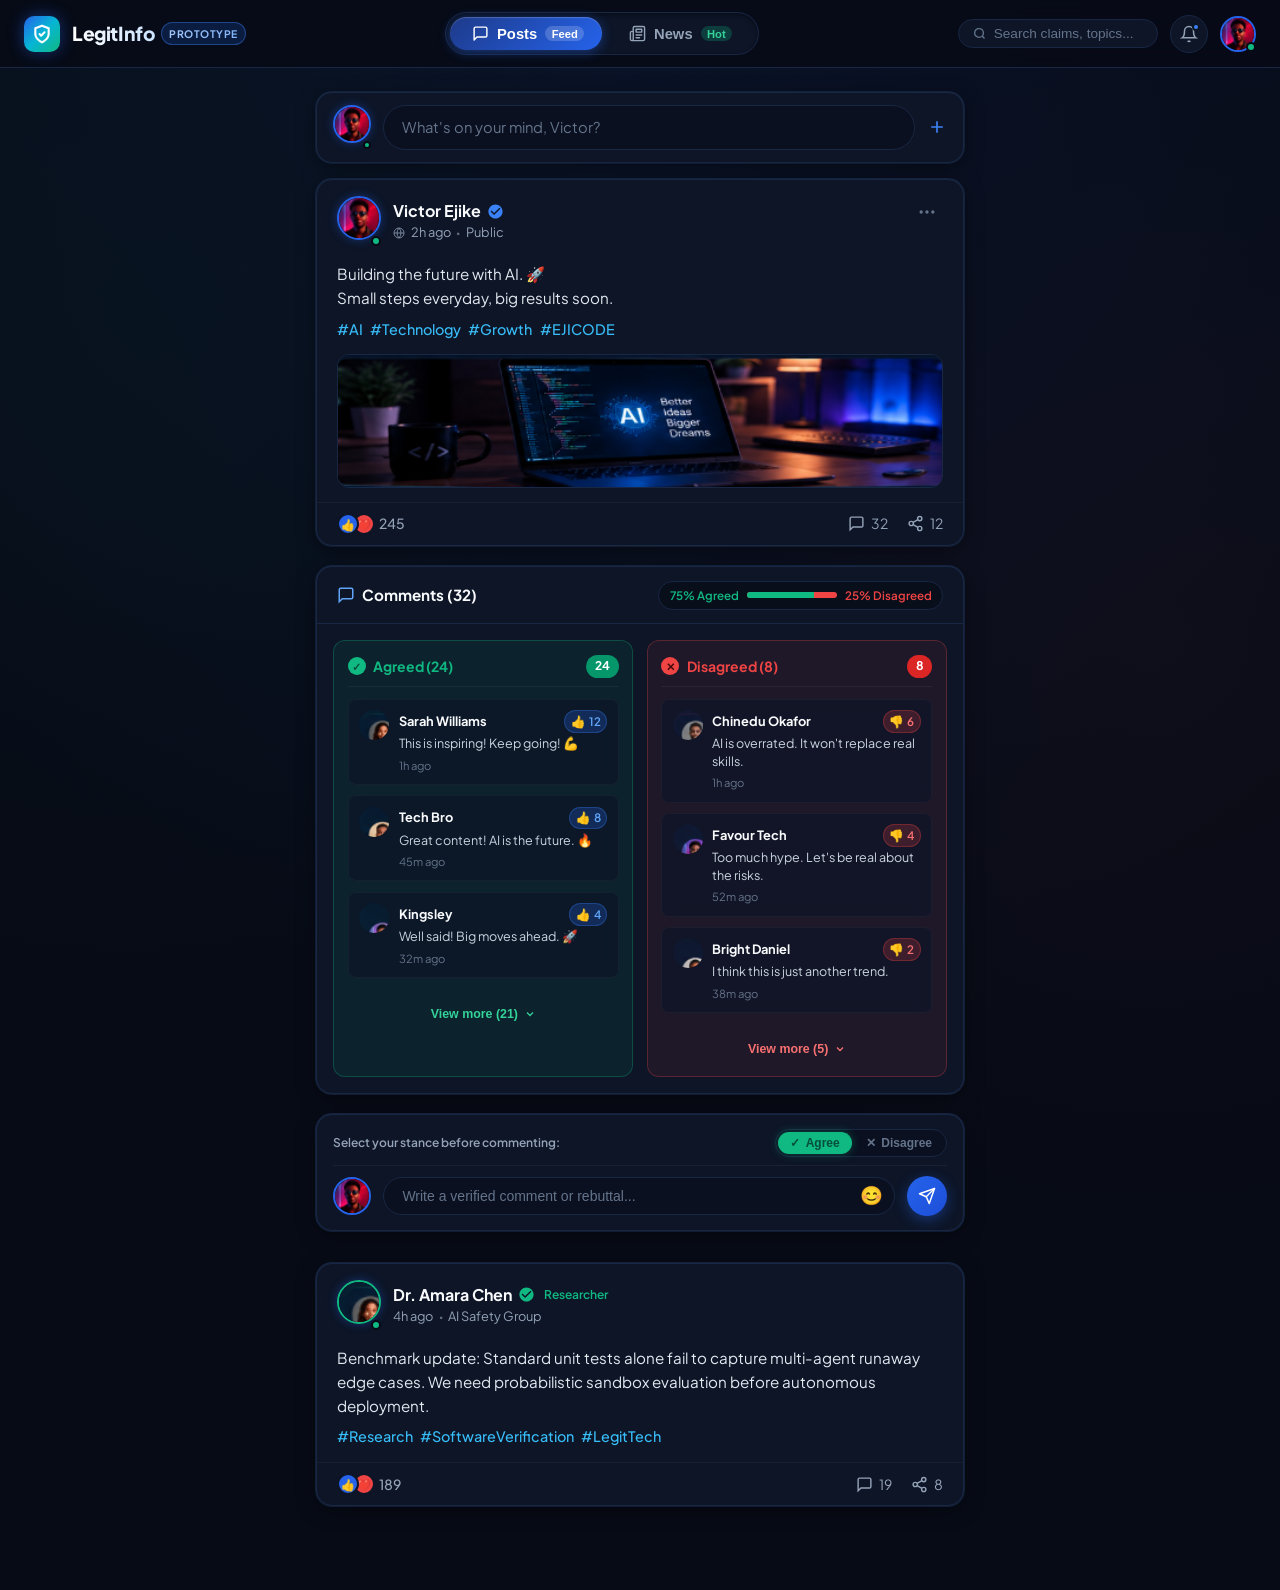
<file: index.html>
<!DOCTYPE html>
<html lang="en">
<head>
  <meta charset="UTF-8">
  <meta name="viewport" content="width=device-width, initial-scale=1.0">
  <title>LegitInfo — Verified Social & News Platform</title>
  <link rel="stylesheet" href="styles.css">
  <link rel="preconnect" href="https://fonts.googleapis.com">
  <link rel="preconnect" href="https://fonts.gstatic.com" crossorigin>
  <link href="https://fonts.googleapis.com/css2?family=Plus+Jakarta+Sans:wght@400;500;600;700;800&display=swap" rel="stylesheet">
  <style>
    body { font-family: 'Plus Jakarta Sans', -apple-system, BlinkMacSystemFont, sans-serif; }
  </style>
</head>
<body>
  <div class="app-layout">
    
    <!-- Top Sticky Navigation Bar -->
    <header class="navbar">
      <div class="brand-section" onclick="location.reload()">
        <div class="brand-logo">
          <svg width="20" height="20" viewBox="0 0 24 24" fill="none" stroke="white" stroke-width="2.5" stroke-linecap="round" stroke-linejoin="round">
            <path d="M12 22s8-4 8-10V5l-8-3-8 3v7c0 6 8 10 8 10z"/>
            <polyline points="9 12 11 14 15 10"/>
          </svg>
        </div>
        <div class="brand-title">
          LegitInfo
          <span class="brand-pill">PROTOTYPE</span>
        </div>
      </div>

      <!-- Animated View Switcher (Posts vs News) -->
      <nav class="tab-navigation" aria-label="Main Views">
        <div class="tab-indicator" id="tab-indicator"></div>
        <button class="tab-btn active" id="tab-posts" type="button">
          <svg width="17" height="17" viewBox="0 0 24 24" fill="none" stroke="currentColor" stroke-width="2" stroke-linecap="round" stroke-linejoin="round">
            <path d="M21 15a2 2 0 0 1-2 2H7l-4 4V5a2 2 0 0 1 2-2h14a2 2 0 0 1 2 2z"/>
          </svg>
          Posts
          <span class="tab-badge">Feed</span>
        </button>
        <button class="tab-btn" id="tab-news" type="button">
          <svg width="17" height="17" viewBox="0 0 24 24" fill="none" stroke="currentColor" stroke-width="2" stroke-linecap="round" stroke-linejoin="round">
            <path d="M4 22h16a2 2 0 0 0 2-2V4a2 2 0 0 0-2-2H8a2 2 0 0 0-2 2v16a2 2 0 0 1-2 2Zm0 0a2 2 0 0 1-2-2v-9c0-1.1.9-2 2-2h2"/>
            <path d="M18 14h-8"/>
            <path d="M15 18h-5"/>
            <path d="M10 6h8v4h-8V6Z"/>
          </svg>
          News
          <span class="tab-badge" style="background: rgba(16, 185, 129, 0.25); color: #34D399;">Hot</span>
        </button>
      </nav>

      <!-- Nav Actions -->
      <div class="nav-actions">
        <div class="search-bar">
          <svg width="15" height="15" viewBox="0 0 24 24" fill="none" stroke="#64748B" stroke-width="2.5">
            <circle cx="11" cy="11" r="8"></circle>
            <line x1="21" y1="21" x2="16.65" y2="16.65"></line>
          </svg>
          <input type="text" placeholder="Search claims, topics...">
        </div>

        <button class="icon-btn" title="Notifications" type="button">
          <svg width="18" height="18" viewBox="0 0 24 24" fill="none" stroke="currentColor" stroke-width="2">
            <path d="M18 8A6 6 0 0 0 6 8c0 7-3 9-3 9h18s-3-2-3-9"></path>
            <path d="M13.73 21a2 2 0 0 1-3.46 0"></path>
          </svg>
          <span class="notification-dot"></span>
        </button>

        <div class="nav-avatar-wrap" title="Victor Ejike Profile">
          <img src="assets/avatar_victor.png" alt="Victor Ejike" class="nav-avatar">
          <span class="status-indicator"></span>
        </div>
      </div>
    </header>

    <!-- Main Content Container -->
    <main class="main-content">
      
      <!-- PAGE 1: POSTS VIEW -->
      <div id="posts-view" class="page-view">
        
        <!-- Creator Prompt Card -->
        <div class="creator-prompt-card" id="open-create-post-modal">
          <div class="author-avatar-wrap">
            <img src="assets/avatar_victor.png" alt="Victor" class="author-avatar" style="width:38px;height:38px;">
            <span class="status-indicator" style="width:8px;height:8px;"></span>
          </div>
          <div class="creator-prompt-input">
            What's on your mind, Victor?
          </div>
          <svg width="20" height="20" viewBox="0 0 24 24" fill="none" stroke="#3B82F6" stroke-width="2">
            <path d="M12 5v14M5 12h14"/>
          </svg>
        </div>

        <!-- Feed List -->
        <div id="feed-container">
          
          <!-- PRIMARY FEATURED POST (From Screenshot) -->
          <article class="feed-card">
            
            <div class="card-header">
              <div class="author-info">
                <div class="author-avatar-wrap">
                  <img src="assets/avatar_victor.png" alt="Victor Ejike" class="author-avatar">
                  <span class="status-indicator"></span>
                </div>
                <div class="author-meta">
                  <div class="author-name-row">
                    <span class="author-name">Victor Ejike</span>
                    <svg class="verified-icon" viewBox="0 0 24 24">
                      <path d="M12 2C6.48 2 2 6.48 2 12s4.48 10 10 10 10-4.48 10-10S17.52 2 12 2zm-2 15l-5-5 1.41-1.41L10 14.17l7.59-7.59L19 8l-9 9z"/>
                    </svg>
                  </div>
                  <div class="post-meta-sub">
                    <svg class="globe-icon" viewBox="0 0 24 24" fill="none" stroke="currentColor" stroke-width="2">
                      <circle cx="12" cy="12" r="10"></circle>
                      <line x1="2" y1="12" x2="22" y2="12"></line>
                      <path d="M12 2a15.3 15.3 0 0 1 4 10 15.3 15.3 0 0 1-4 10 15.3 15.3 0 0 1-4-10 15.3 15.3 0 0 1 4-10z"></path>
                    </svg>
                    <span>2h ago</span>
                    <span class="meta-dot">•</span>
                    <span>Public</span>
                  </div>
                </div>
              </div>
              <button class="card-menu-btn" title="Options" type="button">
                <svg width="20" height="20" viewBox="0 0 24 24" fill="currentColor">
                  <circle cx="5" cy="12" r="2"></circle>
                  <circle cx="12" cy="12" r="2"></circle>
                  <circle cx="19" cy="12" r="2"></circle>
                </svg>
              </button>
            </div>

            <!-- Card Content Text -->
            <div class="card-content">
              <p class="post-text">
                Building the future with AI. 🚀<br>
                Small steps everyday, big results soon.
              </p>
              <div class="post-hashtags">
                <span class="hashtag">#AI</span>
                <span class="hashtag">#Technology</span>
                <span class="hashtag">#Growth</span>
                <span class="hashtag">#EJICODE</span>
              </div>
            </div>

            <!-- Media Attachment -->
            <div class="card-media-wrap">
              <div class="post-image-container">
                <img src="assets/laptop_precise.png" alt="AI Workspace Laptop" class="post-image">
              </div>
            </div>

            <!-- Card Engagement Stats Bar -->
            <div class="card-engagement-bar">
              <div class="reaction-group" id="main-post-reactions" title="Click to like!">
                <div class="reaction-icons-stack">
                  <div class="reaction-bubble reaction-like">👍</div>
                  <div class="reaction-bubble reaction-heart">❤️</div>
                </div>
                <span class="reaction-count" id="main-reaction-count">245</span>
              </div>

              <div class="engagement-actions-right">
                <div class="stat-item" id="main-comments-stat" title="Jump to comments">
                  <svg class="stat-icon" viewBox="0 0 24 24" fill="none" stroke="currentColor" stroke-width="2">
                    <path d="M21 15a2 2 0 0 1-2 2H7l-4 4V5a2 2 0 0 1 2-2h14a2 2 0 0 1 2 2z"></path>
                  </svg>
                  <span>32</span>
                </div>
                <div class="stat-item" id="main-share-btn" title="Share post">
                  <svg class="stat-icon" viewBox="0 0 24 24" fill="none" stroke="currentColor" stroke-width="2">
                    <circle cx="18" cy="5" r="3"></circle>
                    <circle cx="6" cy="12" r="3"></circle>
                    <circle cx="18" cy="19" r="3"></circle>
                    <line x1="8.59" y1="13.51" x2="15.42" y2="17.49"></line>
                    <line x1="15.41" y1="6.51" x2="8.59" y2="10.49"></line>
                  </svg>
                  <span>12</span>
                </div>
              </div>
            </div>

          </article>

          <!-- SIGNATURE SPLIT DUALITY COMMENTS SECTION -->
          <section class="comments-container-card" aria-label="Perspectives and Comments">
            
            <div class="comments-header">
              <div class="comments-title-wrap">
                <div class="comments-title">
                  <svg width="18" height="18" viewBox="0 0 24 24" fill="none" stroke="#60A5FA" stroke-width="2">
                    <path d="M21 15a2 2 0 0 1-2 2H7l-4 4V5a2 2 0 0 1 2-2h14a2 2 0 0 1 2 2z"></path>
                  </svg>
                  <span id="header-comments-count">Comments (32)</span>
                </div>
              </div>

              <!-- Community Consensus Ratio Meter -->
              <div class="consensus-meter">
                <span class="meter-label meter-agreed-val" id="consensus-agreed-pct">75% Agreed</span>
                <div class="meter-track">
                  <div class="meter-fill-agreed" id="consensus-bar-fill"></div>
                </div>
                <span class="meter-label meter-disagreed-val" id="consensus-disagreed-pct">25% Disagreed</span>
              </div>
            </div>

            <!-- Two-Column Grid: Agreed vs Disagreed -->
            <div class="comments-columns-grid">
              
              <!-- LEFT COLUMN: AGREED (24) -->
              <div class="perspective-column agreed-column">
                <div class="column-header">
                  <div class="column-badge-left">
                    <div class="badge-icon-wrap agreed-icon-wrap">✓</div>
                    <span id="agreed-col-title">Agreed (24)</span>
                  </div>
                  <span class="column-counter-pill agreed-counter" id="agreed-header-counter">24</span>
                </div>

                <div class="comment-list" id="agreed-list">
                  
                  <!-- Comment 1: Sarah Williams -->
                  <div class="comment-item">
                    <img src="assets/avatar_sarah.png" alt="Sarah Williams" class="comment-avatar">
                    <div class="comment-body">
                      <div class="comment-author-row">
                        <span class="comment-author-name">Sarah Williams</span>
                        <span class="comment-reaction-badge agreed-reaction-badge" title="Agree with this">
                          <span>👍</span>
                          <span class="comment-count-val">12</span>
                        </span>
                      </div>
                      <div class="comment-text">This is inspiring! Keep going! 💪</div>
                      <div class="comment-timestamp">1h ago</div>
                    </div>
                  </div>

                  <!-- Comment 2: Tech Bro -->
                  <div class="comment-item">
                    <img src="assets/avatar_techbro.png" alt="Tech Bro" class="comment-avatar">
                    <div class="comment-body">
                      <div class="comment-author-row">
                        <span class="comment-author-name">Tech Bro</span>
                        <span class="comment-reaction-badge agreed-reaction-badge" title="Agree with this">
                          <span>👍</span>
                          <span class="comment-count-val">8</span>
                        </span>
                      </div>
                      <div class="comment-text">Great content! AI is the future. 🔥</div>
                      <div class="comment-timestamp">45m ago</div>
                    </div>
                  </div>

                  <!-- Comment 3: Kingsley -->
                  <div class="comment-item">
                    <img src="assets/avatar_kingsley.png" alt="Kingsley" class="comment-avatar">
                    <div class="comment-body">
                      <div class="comment-author-row">
                        <span class="comment-author-name">Kingsley</span>
                        <span class="comment-reaction-badge agreed-reaction-badge" title="Agree with this">
                          <span>👍</span>
                          <span class="comment-count-val">4</span>
                        </span>
                      </div>
                      <div class="comment-text">Well said! Big moves ahead. 🚀</div>
                      <div class="comment-timestamp">32m ago</div>
                    </div>
                  </div>

                  <!-- Extra Expandable Comments Drawer -->
                  <div class="extra-comments-drawer" id="agreed-extra-drawer">
                    <div class="comment-item">
                      <img src="assets/avatar_victor.png" alt="Elena" class="comment-avatar">
                      <div class="comment-body">
                        <div class="comment-author-row">
                          <span class="comment-author-name">Elena Rostova</span>
                          <span class="comment-reaction-badge agreed-reaction-badge">
                            <span>👍</span>
                            <span class="comment-count-val">9</span>
                          </span>
                        </div>
                        <div class="comment-text">Multi-agent architecture is proving real ROI across dev teams right now.</div>
                        <div class="comment-timestamp">28m ago</div>
                      </div>
                    </div>
                    <div class="comment-item">
                      <img src="assets/avatar_techbro.png" alt="Marcus" class="comment-avatar">
                      <div class="comment-body">
                        <div class="comment-author-row">
                          <span class="comment-author-name">Marcus Vance</span>
                          <span class="comment-reaction-badge agreed-reaction-badge">
                            <span>👍</span>
                            <span class="comment-count-val">5</span>
                          </span>
                        </div>
                        <div class="comment-text">Consistency beats intensity every single time. Respect the grind.</div>
                        <div class="comment-timestamp">18m ago</div>
                      </div>
                    </div>
                  </div>

                </div>

                <button class="view-more-btn agreed-view-more" id="agreed-view-more-btn" type="button">
                  View more (21)
                  <svg width="12" height="12" viewBox="0 0 24 24" fill="none" stroke="currentColor" stroke-width="2.5">
                    <polyline points="6 9 12 15 18 9"></polyline>
                  </svg>
                </button>
              </div>

              <!-- RIGHT COLUMN: DISAGREED (8) -->
              <div class="perspective-column disagreed-column">
                <div class="column-header">
                  <div class="column-badge-left">
                    <div class="badge-icon-wrap disagreed-icon-wrap">✕</div>
                    <span id="disagreed-col-title">Disagreed (8)</span>
                  </div>
                  <span class="column-counter-pill disagreed-counter" id="disagreed-header-counter">8</span>
                </div>

                <div class="comment-list" id="disagreed-list">
                  
                  <!-- Comment 1: Chinedu Okafor -->
                  <div class="comment-item">
                    <img src="assets/avatar_chinedu.png" alt="Chinedu Okafor" class="comment-avatar">
                    <div class="comment-body">
                      <div class="comment-author-row">
                        <span class="comment-author-name">Chinedu Okafor</span>
                        <span class="comment-reaction-badge disagreed-reaction-badge" title="Dispute this">
                          <span>👎</span>
                          <span class="comment-count-val">6</span>
                        </span>
                      </div>
                      <div class="comment-text">AI is overrated. It won't replace real skills.</div>
                      <div class="comment-timestamp">1h ago</div>
                    </div>
                  </div>

                  <!-- Comment 2: Favour Tech -->
                  <div class="comment-item">
                    <img src="assets/avatar_favour.png" alt="Favour Tech" class="comment-avatar">
                    <div class="comment-body">
                      <div class="comment-author-row">
                        <span class="comment-author-name">Favour Tech</span>
                        <span class="comment-reaction-badge disagreed-reaction-badge" title="Dispute this">
                          <span>👎</span>
                          <span class="comment-count-val">4</span>
                        </span>
                      </div>
                      <div class="comment-text">Too much hype. Let's be real about the risks.</div>
                      <div class="comment-timestamp">52m ago</div>
                    </div>
                  </div>

                  <!-- Comment 3: Bright Daniel -->
                  <div class="comment-item">
                    <img src="assets/avatar_bright.png" alt="Bright Daniel" class="comment-avatar">
                    <div class="comment-body">
                      <div class="comment-author-row">
                        <span class="comment-author-name">Bright Daniel</span>
                        <span class="comment-reaction-badge disagreed-reaction-badge" title="Dispute this">
                          <span>👎</span>
                          <span class="comment-count-val">2</span>
                        </span>
                      </div>
                      <div class="comment-text">I think this is just another trend.</div>
                      <div class="comment-timestamp">38m ago</div>
                    </div>
                  </div>

                  <!-- Extra Expandable Comments Drawer -->
                  <div class="extra-comments-drawer" id="disagreed-extra-drawer">
                    <div class="comment-item">
                      <img src="assets/avatar_chinedu.png" alt="David" class="comment-avatar">
                      <div class="comment-body">
                        <div class="comment-author-row">
                          <span class="comment-author-name">David Sterling</span>
                          <span class="comment-reaction-badge disagreed-reaction-badge">
                            <span>👎</span>
                            <span class="comment-count-val">7</span>
                          </span>
                        </div>
                        <div class="comment-text">Data center energy costs and thermal throttling will cap adoption.</div>
                        <div class="comment-timestamp">25m ago</div>
                      </div>
                    </div>
                    <div class="comment-item">
                      <img src="assets/avatar_favour.png" alt="Maya" class="comment-avatar">
                      <div class="comment-body">
                        <div class="comment-author-row">
                          <span class="comment-author-name">Maya Lin</span>
                          <span class="comment-reaction-badge disagreed-reaction-badge">
                            <span>👎</span>
                            <span class="comment-count-val">3</span>
                          </span>
                        </div>
                        <div class="comment-text">Until hallucination rates drop below 0.1%, production safety is questionable.</div>
                        <div class="comment-timestamp">14m ago</div>
                      </div>
                    </div>
                  </div>

                </div>

                <button class="view-more-btn disagreed-view-more" id="disagreed-view-more-btn" type="button">
                  View more (5)
                  <svg width="12" height="12" viewBox="0 0 24 24" fill="none" stroke="currentColor" stroke-width="2.5">
                    <polyline points="6 9 12 15 18 9"></polyline>
                  </svg>
                </button>
              </div>

            </div>
          </section>

          <!-- INTERACTIVE COMMENT COMPOSER -->
          <div class="comment-composer-card">
            <div class="stance-selector">
              <span class="stance-label">Select your stance before commenting:</span>
              <div class="stance-pill-group">
                <button class="stance-option-btn active-agree" id="stance-btn-agree" type="button">
                  <span>✓</span> Agree
                </button>
                <button class="stance-option-btn" id="stance-btn-disagree" type="button">
                  <span>✕</span> Disagree
                </button>
              </div>
            </div>

            <div class="comment-input-row">
              <img src="assets/avatar_victor.png" alt="Victor" class="composer-avatar">
              <div class="composer-field-wrap">
                <input type="text" id="composer-comment-input" class="composer-input" placeholder="Write a verified comment or rebuttal...">
                <button class="emoji-trigger-btn" id="emoji-trigger-btn" title="Add emoji" type="button">😊</button>
              </div>
              <button class="send-comment-btn" id="send-comment-btn" title="Post comment" type="button">
                <svg width="18" height="18" viewBox="0 0 24 24" fill="none" stroke="white" stroke-width="2" stroke-linecap="round" stroke-linejoin="round">
                  <line x1="22" y1="2" x2="11" y2="13"></line>
                  <polygon points="22 2 15 22 11 13 2 9 22 2"></polygon>
                </svg>
              </button>
            </div>
          </div>

          <!-- SECOND COMMUNITY POST TO DEMONSTRATE FEED CONTINUITY -->
          <article class="feed-card">
            <div class="card-header">
              <div class="author-info">
                <div class="author-avatar-wrap">
                  <img src="assets/avatar_sarah.png" alt="Dr. Amara Chen" class="author-avatar" style="border-color:#10B981;">
                  <span class="status-indicator"></span>
                </div>
                <div class="author-meta">
                  <div class="author-name-row">
                    <span class="author-name">Dr. Amara Chen</span>
                    <svg class="verified-icon" viewBox="0 0 24 24" style="fill:#10B981;color:#10B981;">
                      <path d="M12 2C6.48 2 2 6.48 2 12s4.48 10 10 10 10-4.48 10-10S17.52 2 12 2zm-2 15l-5-5 1.41-1.41L10 14.17l7.59-7.59L19 8l-9 9z"/>
                    </svg>
                    <span style="font-size:0.75rem; color:#10B981; font-weight:600; margin-left:4px;">Researcher</span>
                  </div>
                  <div class="post-meta-sub">
                    <span>4h ago</span>
                    <span class="meta-dot">•</span>
                    <span>AI Safety Group</span>
                  </div>
                </div>
              </div>
            </div>
            <div class="card-content">
              <p class="post-text">
                Benchmark update: Standard unit tests alone fail to capture multi-agent runaway edge cases. We need probabilistic sandbox evaluation before autonomous deployment.
              </p>
              <div class="post-hashtags">
                <span class="hashtag">#Research</span>
                <span class="hashtag">#SoftwareVerification</span>
                <span class="hashtag">#LegitTech</span>
              </div>
            </div>
            <div class="card-engagement-bar">
              <div class="reaction-group">
                <div class="reaction-icons-stack">
                  <div class="reaction-bubble reaction-like">👍</div>
                  <div class="reaction-bubble reaction-heart">❤️</div>
                </div>
                <span class="reaction-count">189</span>
              </div>
              <div class="engagement-actions-right">
                <div class="stat-item">
                  <svg class="stat-icon" viewBox="0 0 24 24" fill="none" stroke="currentColor" stroke-width="2">
                    <path d="M21 15a2 2 0 0 1-2 2H7l-4 4V5a2 2 0 0 1 2-2h14a2 2 0 0 1 2 2z"></path>
                  </svg>
                  <span>19</span>
                </div>
                <div class="stat-item">
                  <svg class="stat-icon" viewBox="0 0 24 24" fill="none" stroke="currentColor" stroke-width="2">
                    <circle cx="18" cy="5" r="3"></circle>
                    <circle cx="6" cy="12" r="3"></circle>
                    <circle cx="18" cy="19" r="3"></circle>
                    <line x1="8.59" y1="13.51" x2="15.42" y2="17.49"></line>
                    <line x1="15.41" y1="6.51" x2="8.59" y2="10.49"></line>
                  </svg>
                  <span>8</span>
                </div>
              </div>
            </div>
          </article>

        </div>
      </div>

      <!-- PAGE 2: NEWS VIEW -->
      <div id="news-view" class="page-view hidden">
        
        <div class="news-categories-bar">
          <button class="category-chip active" data-category="all" type="button">All News</button>
          <button class="category-chip" data-category="tech" type="button">AI & Tech</button>
          <button class="category-chip" data-category="factcheck" type="button">Fact-Check Alerts</button>
          <button class="category-chip" data-category="policy" type="button">Global Policy</button>
          <button class="category-chip" data-category="science" type="button">Science & Energy</button>
        </div>

        <!-- HERO FEATURED BREAKING NEWS -->
        <article class="featured-news-card">
          <div class="featured-news-banner">
            <span class="breaking-pill">
              <svg width="12" height="12" viewBox="0 0 24 24" fill="white">
                <polygon points="13 2 3 14 12 14 11 22 21 10 12 10 13 2"></polygon>
              </svg>
              Breaking
            </span>
            <div class="legit-score-badge">
              <svg width="14" height="14" viewBox="0 0 24 24" fill="none" stroke="white" stroke-width="2.5">
                <path d="M12 22s8-4 8-10V5l-8-3-8 3v7c0 6 8 10 8 10z"/>
                <polyline points="9 12 11 14 15 10"/>
              </svg>
              98% LegitScore
            </div>
          </div>

          <div class="featured-news-body">
            <div class="news-source-row">
              <span class="source-tag">Reuters • Verified Wire</span>
              <span>•</span>
              <span>18 mins ago</span>
              <span>•</span>
              <span style="color:#10B981;">3 Primary Citations</span>
            </div>

            <h2 class="featured-news-title">
              Global AI Safety Consortium Establishes Standardized Verification Benchmark for Autonomous Agents
            </h2>

            <p class="featured-news-desc">
              Thirty-two prominent academic institutions and frontier research labs have ratified a legally harmonized reporting charter requiring public proof-of-safety metrics prior to autonomous tool deployment.
            </p>

            <div class="factcheck-bar">
              <div class="factcheck-top-row">
                <span class="factcheck-verified-label">
                  <svg width="14" height="14" viewBox="0 0 24 24" fill="none" stroke="currentColor" stroke-width="2.5">
                    <polyline points="20 6 9 17 4 12"/>
                  </svg>
                  82% Verified Consensus (1,240 Experts)
                </span>
                <span class="factcheck-disputed-label">
                  <svg width="14" height="14" viewBox="0 0 24 24" fill="none" stroke="currentColor" stroke-width="2.5">
                    <circle cx="12" cy="12" r="10"></circle>
                    <line x1="12" y1="8" x2="12" y2="12"></line>
                    <line x1="12" y1="16" x2="12.01" y2="16"></line>
                  </svg>
                  18% Context Needed
                </span>
              </div>
              <div class="factcheck-bar-track">
                <div class="factcheck-bar-fill"></div>
              </div>
            </div>

            <div class="news-actions-footer">
              <button class="factcheck-btn" type="button">
                <svg width="14" height="14" viewBox="0 0 24 24" fill="none" stroke="currentColor" stroke-width="2">
                  <path d="M2 3h6a4 4 0 0 1 4 4v14a3 3 0 0 0-3-3H2z"></path>
                  <path d="M22 3h-6a4 4 0 0 0-4 4v14a3 3 0 0 1 3-3h7z"></path>
                </svg>
                Read Primary Citations Dossier
              </button>
              <div class="stat-item" style="color:#60A5FA;">
                <span>142 Dual Debates ➔</span>
              </div>
            </div>
          </div>
        </article>

        <!-- NEWS FEED GRID -->
        <div class="news-grid">
          
          <article class="news-card-item" data-category="tech">
            <div class="news-card-header">
              <span class="news-card-tag">AI & TECH</span>
              <span class="legit-pill-small legit-pill-verified">
                ✓ 95% Verified
              </span>
            </div>
            <h3 class="news-card-title">
              Open Weights Foundation Releases Fully Audited 100B Model with Reproducible Training Traces
            </h3>
            <p class="news-card-summary">
              Full dataset hashes and token weighting logs have been mirrored across 18 universities, establishing a new record for public scientific transparency.
            </p>
            <div class="news-card-footer">
              <span>MIT Tech Review • 2h ago</span>
              <div class="news-consensus-pill">
                <span style="color:var(--agreed-green); font-weight:700;">88 Agree</span>
                <span>•</span>
                <span style="color:var(--disagreed-red); font-weight:700;">11 Disagree</span>
              </div>
            </div>
          </article>

          <article class="news-card-item" data-category="factcheck">
            <div class="news-card-header">
              <span class="news-card-tag" style="color:#F87171;">VIRAL CLAIM CHECK</span>
              <span class="legit-pill-small legit-pill-debunked">
                ✕ 12% False • DEBUNKED
              </span>
            </div>
            <h3 class="news-card-title">
              Claim: "Secret Quantum Algorithm Decrypts All 256-bit AES Communications"
            </h3>
            <p class="news-card-summary">
              LegitInfo Fact Checkers tracked the claim to an unvetted April Fools preprint mirror. Independent cryptographic authorities confirmed zero lattice breakdown.
            </p>
            <div class="news-card-footer">
              <span>Debunked by LegitInfo Core • 4h ago</span>
              <div class="news-consensus-pill">
                <span style="color:var(--agreed-green); font-weight:700;">540 Debunked</span>
                <span>•</span>
                <span style="color:var(--disagreed-red); font-weight:700;">22 Disputed</span>
              </div>
            </div>
          </article>

          <article class="news-card-item" data-category="policy">
            <div class="news-card-header">
              <span class="news-card-tag">GLOBAL POLICY</span>
              <span class="legit-pill-small legit-pill-verified">
                ✓ 93% Verified
              </span>
            </div>
            <h3 class="news-card-title">
              European Digital Market Regulators Approve Fast-Track Licensing for Open Source LLMs
            </h3>
            <p class="news-card-summary">
              Developers releasing weights with permissive licenses under 10B parameters receive explicit safe harbor exemptions under new legislative addendum.
            </p>
            <div class="news-card-footer">
              <span>Financial Times • 6h ago</span>
              <div class="news-consensus-pill">
                <span style="color:var(--agreed-green); font-weight:700;">114 Agree</span>
                <span>•</span>
                <span style="color:var(--disagreed-red); font-weight:700;">32 Disagree</span>
              </div>
            </div>
          </article>

          <article class="news-card-item" data-category="science">
            <div class="news-card-header">
              <span class="news-card-tag" style="color:#10B981;">SCIENCE & ENERGY</span>
              <span class="legit-pill-small legit-pill-verified">
                ✓ 91% Verified
              </span>
            </div>
            <h3 class="news-card-title">
              Smart Clean Energy Grid Integrates Real-Time Solar Micro-Inverters Across 14 States
            </h3>
            <p class="news-card-summary">
              Automated load-balancing algorithms reduced peak load curtailment by 31% during yesterday's unprecedented grid stress test.
            </p>
            <div class="news-card-footer">
              <span>Nature Energy • 7h ago</span>
              <div class="news-consensus-pill">
                <span style="color:var(--agreed-green); font-weight:700;">64 Agree</span>
                <span>•</span>
                <span style="color:var(--disagreed-red); font-weight:700;">7 Disagree</span>
              </div>
            </div>
          </article>

        </div>

      </div>

    </main>

    <!-- CREATE POST MODAL -->
    <div class="modal-backdrop" id="create-post-modal">
      <div class="modal-content">
        <div class="modal-header">
          <div class="modal-title">Create Legit Post</div>
          <button class="modal-close-btn" id="close-post-modal" type="button">✕</button>
        </div>
        <div class="modal-body">
          <div style="display:flex; align-items:center; gap:0.75rem; margin-bottom:1rem;">
            <img src="assets/avatar_victor.png" alt="Victor" class="composer-avatar">
            <div>
              <div style="font-weight:700; font-size:0.95rem;">Victor Ejike</div>
              <div style="font-size:0.75rem; color:#60A5FA;">Posting as Verified Contributor</div>
            </div>
          </div>
          <textarea id="new-post-textarea" class="composer-textarea" placeholder="Share insights, technical claims, or updates to ignite community debate..."></textarea>
          <div style="display:flex; gap:0.5rem; flex-wrap:wrap;">
            <span class="category-chip active" style="font-size:0.75rem; padding:0.25rem 0.65rem;">#Technology</span>
            <span class="category-chip" style="font-size:0.75rem; padding:0.25rem 0.65rem;">#AI</span>
            <span class="category-chip" style="font-size:0.75rem; padding:0.25rem 0.65rem;">#FactCheck</span>
          </div>
        </div>
        <div class="modal-footer">
          <span style="font-size:0.8rem; color:var(--text-muted);">Posts follow LegitInfo Civil Guidelines</span>
          <button class="btn-primary" id="submit-post-btn" type="button">Publish Post</button>
        </div>
      </div>
    </div>

    <!-- TOAST BANNER -->
    <div class="toast-banner" id="toast-banner">
      <span id="toast-icon">✓</span>
      <span id="toast-text">Action completed successfully</span>
    </div>

  </div>

  <script src="app.js"></script>
</body>
</html>
</file>
<file: styles.css>
/* LegitInfo - Next-Gen Social & Verified News UI Stylesheet */

:root {
  --bg-main: #070B16;
  --bg-card: #0D1527;
  --bg-card-secondary: #111B32;
  --bg-card-hover: #162444;
  --bg-input: #0A1020;
  
  --border-card: #182744;
  --border-subtle: #1E335A;
  --border-focus: #3B82F6;
  
  --text-primary: #F8FAFC;
  --text-secondary: #94A3B8;
  --text-muted: #64748B;
  --text-accent: #60A5FA;
  
  --brand-blue: #2563EB;
  --brand-blue-hover: #1D4ED8;
  --brand-glow: rgba(37, 99, 235, 0.35);
  
  --agreed-green: #10B981;
  --agreed-bg: rgba(16, 185, 129, 0.08);
  --agreed-border: rgba(16, 185, 129, 0.28);
  --agreed-badge: #059669;
  --agreed-glow: rgba(16, 185, 129, 0.25);
  
  --disagreed-red: #EF4444;
  --disagreed-bg: rgba(239, 68, 68, 0.08);
  --disagreed-border: rgba(239, 68, 68, 0.28);
  --disagreed-badge: #DC2626;
  --disagreed-glow: rgba(239, 68, 68, 0.25);
  
  --font-family: -apple-system, BlinkMacSystemFont, "Segoe UI", Roboto, "Helvetica Neue", Arial, sans-serif;
  --radius-lg: 16px;
  --radius-md: 12px;
  --radius-sm: 8px;
  --radius-full: 9999px;
  
  --shadow-card: 0 4px 20px -2px rgba(0, 0, 0, 0.5), 0 0 0 1px var(--border-card);
  --shadow-glow: 0 0 25px -5px var(--brand-glow);
}

* {
  box-sizing: border-box;
  margin: 0;
  padding: 0;
  -webkit-font-smoothing: antialiased;
}

body {
  background-color: var(--bg-main);
  background-image: 
    radial-gradient(circle at 50% 0%, rgba(37, 99, 235, 0.08) 0%, transparent 60%),
    radial-gradient(circle at 10% 20%, rgba(16, 185, 129, 0.03) 0%, transparent 40%),
    radial-gradient(circle at 90% 40%, rgba(239, 68, 68, 0.03) 0%, transparent 40%);
  color: var(--text-primary);
  font-family: var(--font-family);
  min-height: 100vh;
  overflow-x: hidden;
  line-height: 1.5;
}

/* Custom Scrollbar */
::-webkit-scrollbar {
  width: 7px;
  height: 7px;
}
::-webkit-scrollbar-track {
  background: var(--bg-main);
}
::-webkit-scrollbar-thumb {
  background: var(--border-subtle);
  border-radius: 4px;
}
::-webkit-scrollbar-thumb:hover {
  background: #2D4878;
}

/* App Container */
.app-layout {
  display: flex;
  flex-direction: column;
  min-height: 100vh;
}

/* Top Sticky Navigation Bar */
.navbar {
  position: sticky;
  top: 0;
  z-index: 50;
  background: rgba(7, 11, 22, 0.88);
  backdrop-filter: blur(16px);
  -webkit-backdrop-filter: blur(16px);
  border-bottom: 1px solid var(--border-card);
  padding: 0.75rem 1.5rem;
  display: flex;
  align-items: center;
  justify-content: space-between;
  gap: 1rem;
}

.brand-section {
  display: flex;
  align-items: center;
  gap: 0.75rem;
  cursor: pointer;
  user-select: none;
}

.brand-logo {
  width: 36px;
  height: 36px;
  border-radius: 10px;
  background: linear-gradient(135deg, #2563EB 0%, #06B6D4 50%, #10B981 100%);
  display: flex;
  align-items: center;
  justify-content: center;
  box-shadow: 0 0 16px rgba(37, 99, 235, 0.45);
  transition: transform 0.3s cubic-bezier(0.34, 1.56, 0.64, 1);
}

.brand-logo:hover {
  transform: rotate(6deg) scale(1.06);
}

.brand-title {
  font-size: 1.2rem;
  font-weight: 800;
  letter-spacing: -0.02em;
  background: linear-gradient(90deg, #FFFFFF 0%, #93C5FD 100%);
  -webkit-background-clip: text;
  -webkit-text-fill-color: transparent;
  display: flex;
  align-items: center;
  gap: 0.4rem;
}

.brand-pill {
  font-size: 0.65rem;
  font-weight: 700;
  padding: 0.15rem 0.45rem;
  border-radius: 9999px;
  background: rgba(37, 99, 235, 0.2);
  border: 1px solid rgba(59, 130, 246, 0.4);
  color: #60A5FA;
  letter-spacing: 0.05em;
  text-transform: uppercase;
}

/* Sliding Tab Bar Switcher (Posts vs News) */
.tab-navigation {
  position: relative;
  display: flex;
  align-items: center;
  background: var(--bg-card);
  border: 1px solid var(--border-card);
  padding: 4px;
  border-radius: var(--radius-full);
  box-shadow: inset 0 2px 4px rgba(0, 0, 0, 0.4);
}

.tab-indicator {
  position: absolute;
  top: 4px;
  left: 4px;
  height: calc(100% - 8px);
  width: calc(50% - 4px);
  background: linear-gradient(135deg, #1E3A8A 0%, #2563EB 100%);
  border-radius: var(--radius-full);
  box-shadow: 0 2px 12px rgba(37, 99, 235, 0.45), inset 0 1px 1px rgba(255, 255, 255, 0.2);
  transition: transform 0.35s cubic-bezier(0.2, 0.9, 0.3, 1.2), width 0.35s ease;
  z-index: 1;
}

.tab-btn {
  position: relative;
  z-index: 2;
  display: flex;
  align-items: center;
  gap: 0.5rem;
  padding: 0.5rem 1.4rem;
  background: transparent;
  border: none;
  color: var(--text-secondary);
  font-size: 0.925rem;
  font-weight: 600;
  cursor: pointer;
  transition: color 0.25s ease;
  border-radius: var(--radius-full);
  user-select: none;
}

.tab-btn.active {
  color: #FFFFFF;
}

.tab-btn:hover:not(.active) {
  color: var(--text-primary);
}

.tab-badge {
  font-size: 0.7rem;
  font-weight: 700;
  padding: 0.1rem 0.4rem;
  border-radius: 9999px;
  background: rgba(255, 255, 255, 0.18);
  color: #FFFFFF;
}

/* Nav Actions Right */
.nav-actions {
  display: flex;
  align-items: center;
  gap: 0.75rem;
}

.search-bar {
  display: flex;
  align-items: center;
  background: var(--bg-card);
  border: 1px solid var(--border-card);
  border-radius: var(--radius-full);
  padding: 0.4rem 0.85rem;
  gap: 0.5rem;
  width: 200px;
  transition: all 0.25s ease;
}

.search-bar:focus-within {
  border-color: var(--border-focus);
  box-shadow: 0 0 12px rgba(37, 99, 235, 0.25);
  width: 240px;
}

.search-bar input {
  background: transparent;
  border: none;
  outline: none;
  color: var(--text-primary);
  font-size: 0.85rem;
  width: 100%;
}

.search-bar input::placeholder {
  color: var(--text-muted);
}

.icon-btn {
  background: var(--bg-card);
  border: 1px solid var(--border-card);
  color: var(--text-secondary);
  width: 38px;
  height: 38px;
  border-radius: 50%;
  display: flex;
  align-items: center;
  justify-content: center;
  cursor: pointer;
  transition: all 0.2s ease;
  position: relative;
}

.icon-btn:hover {
  color: var(--text-primary);
  background: var(--bg-card-hover);
  border-color: var(--border-subtle);
  transform: translateY(-1px);
}

.notification-dot {
  position: absolute;
  top: 7px;
  right: 7px;
  width: 8px;
  height: 8px;
  border-radius: 50%;
  background: #3B82F6;
  border: 2px solid var(--bg-card);
  animation: pulseDot 2s infinite;
}

@keyframes pulseDot {
  0% { transform: scale(0.9); box-shadow: 0 0 0 0 rgba(59, 130, 246, 0.6); }
  70% { transform: scale(1.1); box-shadow: 0 0 0 6px rgba(59, 130, 246, 0); }
  100% { transform: scale(0.9); box-shadow: 0 0 0 0 rgba(59, 130, 246, 0); }
}

.nav-avatar-wrap {
  position: relative;
  cursor: pointer;
}

.nav-avatar {
  width: 36px;
  height: 36px;
  border-radius: 50%;
  object-fit: cover;
  border: 2px solid #2563EB;
  display: block;
}

.status-indicator {
  position: absolute;
  bottom: 0;
  right: 0;
  width: 10px;
  height: 10px;
  border-radius: 50%;
  background: #10B981;
  border: 2px solid var(--bg-main);
}

/* Main Content Area */
.main-content {
  flex: 1;
  position: relative;
  max-width: 680px;
  width: 100%;
  margin: 0 auto;
  padding: 1.5rem 1rem 4rem 1rem;
}

/* Page Containers & Smooth Transitions */
.page-view {
  position: relative;
  width: 100%;
  transition: opacity 0.35s cubic-bezier(0.2, 0.8, 0.2, 1), transform 0.35s cubic-bezier(0.2, 0.8, 0.2, 1);
  will-change: transform, opacity;
}

.page-view.hidden {
  display: none;
}

.page-enter-from-left {
  animation: slideFadeInLeft 0.35s cubic-bezier(0.2, 0.8, 0.2, 1) forwards;
}

.page-enter-from-right {
  animation: slideFadeInRight 0.35s cubic-bezier(0.2, 0.8, 0.2, 1) forwards;
}

.page-exit-to-left {
  animation: slideFadeOutLeft 0.35s cubic-bezier(0.2, 0.8, 0.2, 1) forwards;
}

.page-exit-to-right {
  animation: slideFadeOutRight 0.35s cubic-bezier(0.2, 0.8, 0.2, 1) forwards;
}

@keyframes slideFadeInRight {
  from {
    opacity: 0;
    transform: translateX(35px) scale(0.99);
  }
  to {
    opacity: 1;
    transform: translateX(0) scale(1);
  }
}

@keyframes slideFadeInLeft {
  from {
    opacity: 0;
    transform: translateX(-35px) scale(0.99);
  }
  to {
    opacity: 1;
    transform: translateX(0) scale(1);
  }
}

@keyframes slideFadeOutLeft {
  from {
    opacity: 1;
    transform: translateX(0) scale(1);
  }
  to {
    opacity: 0;
    transform: translateX(-35px) scale(0.99);
  }
}

@keyframes slideFadeOutRight {
  from {
    opacity: 1;
    transform: translateX(0) scale(1);
  }
  to {
    opacity: 0;
    transform: translateX(35px) scale(0.99);
  }
}

/* ========================================================
   POSTS PAGE STYLING (Pixel-Matched to Screenshot)
   ======================================================== */

.creator-prompt-card {
  background: var(--bg-card);
  border: 1px solid var(--border-card);
  border-radius: var(--radius-lg);
  padding: 0.75rem 1rem;
  display: flex;
  align-items: center;
  gap: 0.75rem;
  box-shadow: var(--shadow-card);
  margin-bottom: 1rem;
  cursor: pointer;
  transition: all 0.25s ease;
}

.creator-prompt-card:hover {
  border-color: var(--border-subtle);
  background: var(--bg-card-hover);
  transform: translateY(-1px);
}

.creator-prompt-input {
  flex: 1;
  background: var(--bg-input);
  border: 1px solid var(--border-card);
  border-radius: var(--radius-full);
  padding: 0.65rem 1.15rem;
  color: var(--text-muted);
  font-size: 0.925rem;
  cursor: pointer;
  user-select: none;
  transition: border-color 0.2s;
}

.creator-prompt-card:hover .creator-prompt-input {
  border-color: var(--border-subtle);
  color: var(--text-secondary);
}

/* Feed Post Card */
.feed-card {
  background: var(--bg-card);
  border: 1px solid var(--border-card);
  border-radius: var(--radius-lg);
  box-shadow: var(--shadow-card);
  overflow: hidden;
  margin-bottom: 1.25rem;
  transition: border-color 0.25s ease, box-shadow 0.25s ease;
}

.feed-card:hover {
  border-color: rgba(59, 130, 246, 0.35);
  box-shadow: 0 8px 25px -4px rgba(0, 0, 0, 0.6), 0 0 20px -3px rgba(37, 99, 235, 0.15);
}

.card-header {
  padding: 1rem 1.25rem 0.75rem 1.25rem;
  display: flex;
  align-items: flex-start;
  justify-content: space-between;
}

.author-info {
  display: flex;
  align-items: center;
  gap: 0.75rem;
}

.author-avatar-wrap {
  position: relative;
}

.author-avatar {
  width: 44px;
  height: 44px;
  border-radius: 50%;
  object-fit: cover;
  border: 2px solid #2563EB;
  box-shadow: 0 0 10px rgba(37, 99, 235, 0.4);
}

.author-meta {
  display: flex;
  flex-direction: column;
}

.author-name-row {
  display: flex;
  align-items: center;
  gap: 0.35rem;
}

.author-name {
  font-weight: 700;
  font-size: 1rem;
  color: var(--text-primary);
}

.verified-icon {
  width: 17px;
  height: 17px;
  color: #3B82F6;
  fill: #3B82F6;
}

.post-meta-sub {
  display: flex;
  align-items: center;
  gap: 0.35rem;
  font-size: 0.8rem;
  color: var(--text-secondary);
}

.meta-dot {
  font-size: 0.5rem;
  opacity: 0.6;
}

.globe-icon {
  width: 12px;
  height: 12px;
  opacity: 0.8;
}

.card-menu-btn {
  background: transparent;
  border: none;
  color: var(--text-muted);
  cursor: pointer;
  padding: 0.35rem;
  border-radius: 6px;
  transition: color 0.2s, background 0.2s;
}

.card-menu-btn:hover {
  color: var(--text-primary);
  background: rgba(255, 255, 255, 0.06);
}

/* Post Content */
.card-content {
  padding: 0.25rem 1.25rem 0.85rem 1.25rem;
}

.post-text {
  font-size: 0.95rem;
  line-height: 1.6;
  color: #E2E8F0;
  margin-bottom: 0.5rem;
}

.post-hashtags {
  display: flex;
  flex-wrap: wrap;
  gap: 0.45rem;
  margin-top: 0.4rem;
}

.hashtag {
  color: #38BDF8;
  font-size: 0.9rem;
  font-weight: 500;
  cursor: pointer;
  transition: color 0.2s, text-decoration 0.2s;
}

.hashtag:hover {
  color: #60A5FA;
  text-decoration: underline;
}

/* Media Attachment */
.card-media-wrap {
  padding: 0 1.25rem 0.85rem 1.25rem;
}

.post-image-container {
  border-radius: var(--radius-md);
  overflow: hidden;
  border: 1px solid var(--border-card);
  position: relative;
  background: #000;
}

.post-image {
  width: 100%;
  height: auto;
  max-height: 290px;
  object-fit: cover;
  display: block;
  transition: transform 0.4s ease;
}

.post-image-container:hover .post-image {
  transform: scale(1.015);
}

/* Engagement Bar */
.card-engagement-bar {
  padding: 0.65rem 1.25rem;
  border-top: 1px solid rgba(255, 255, 255, 0.04);
  display: flex;
  align-items: center;
  justify-content: space-between;
}

.reaction-group {
  display: flex;
  align-items: center;
  gap: 0.5rem;
  cursor: pointer;
  user-select: none;
  transition: transform 0.2s;
}

.reaction-group:hover {
  transform: scale(1.03);
}

.reaction-icons-stack {
  display: flex;
  align-items: center;
  margin-right: -0.25rem;
}

.reaction-bubble {
  width: 22px;
  height: 22px;
  border-radius: 50%;
  display: flex;
  align-items: center;
  justify-content: center;
  font-size: 0.7rem;
  border: 2px solid var(--bg-card);
}

.reaction-like {
  background: #2563EB;
  color: white;
  z-index: 2;
}

.reaction-heart {
  background: #EF4444;
  color: white;
  margin-left: -6px;
  z-index: 1;
}

.reaction-count {
  font-size: 0.875rem;
  font-weight: 500;
  color: var(--text-secondary);
  transition: color 0.2s;
}

.reaction-count.active-liked {
  color: #60A5FA;
  font-weight: 700;
}

.engagement-actions-right {
  display: flex;
  align-items: center;
  gap: 1.15rem;
}

.stat-item {
  display: flex;
  align-items: center;
  gap: 0.4rem;
  color: var(--text-secondary);
  font-size: 0.875rem;
  cursor: pointer;
  transition: color 0.2s, transform 0.2s;
  user-select: none;
}

.stat-item:hover {
  color: var(--text-primary);
  transform: translateY(-1px);
}

.stat-icon {
  width: 17px;
  height: 17px;
}

/* ========================================================
   DUAL COMMENTS CARD (Agreed vs Disagreed Columns)
   ======================================================== */

.comments-container-card {
  background: var(--bg-card);
  border: 1px solid var(--border-card);
  border-radius: var(--radius-lg);
  box-shadow: var(--shadow-card);
  overflow: hidden;
  margin-bottom: 1.25rem;
}

.comments-header {
  padding: 0.85rem 1.25rem;
  border-bottom: 1px solid var(--border-card);
  display: flex;
  align-items: center;
  justify-content: space-between;
  flex-wrap: wrap;
  gap: 0.75rem;
}

.comments-title-wrap {
  display: flex;
  align-items: center;
  gap: 0.5rem;
}

.comments-title {
  font-size: 0.95rem;
  font-weight: 700;
  color: var(--text-primary);
  display: flex;
  align-items: center;
  gap: 0.45rem;
}

.consensus-meter {
  display: flex;
  align-items: center;
  gap: 0.5rem;
  background: rgba(0, 0, 0, 0.3);
  padding: 0.3rem 0.65rem;
  border-radius: var(--radius-full);
  border: 1px solid var(--border-card);
}

.meter-track {
  width: 90px;
  height: 6px;
  background: var(--disagreed-red);
  border-radius: 9999px;
  overflow: hidden;
  position: relative;
}

.meter-fill-agreed {
  position: absolute;
  left: 0;
  top: 0;
  height: 100%;
  width: 75%;
  background: var(--agreed-green);
  transition: width 0.5s cubic-bezier(0.2, 0.8, 0.2, 1);
}

.meter-label {
  font-size: 0.725rem;
  font-weight: 600;
}

.meter-agreed-val {
  color: var(--agreed-green);
}

.meter-disagreed-val {
  color: var(--disagreed-red);
}

/* Split Columns Grid */
.comments-columns-grid {
  display: grid;
  grid-template-columns: 1fr 1fr;
  gap: 0.85rem;
  padding: 1rem;
}

@media (max-width: 640px) {
  .comments-columns-grid {
    grid-template-columns: 1fr;
  }
}

.perspective-column {
  border-radius: var(--radius-md);
  padding: 0.85rem;
  display: flex;
  flex-direction: column;
  gap: 0.75rem;
  transition: background-color 0.25s ease, border-color 0.25s ease;
}

.agreed-column {
  background: var(--agreed-bg);
  border: 1px solid var(--agreed-border);
}

.disagreed-column {
  background: var(--disagreed-bg);
  border: 1px solid var(--disagreed-border);
}

.column-header {
  display: flex;
  align-items: center;
  justify-content: space-between;
  padding-bottom: 0.5rem;
  border-bottom: 1px solid rgba(255, 255, 255, 0.05);
}

.column-badge-left {
  display: flex;
  align-items: center;
  gap: 0.45rem;
  font-size: 0.875rem;
  font-weight: 700;
}

.agreed-column .column-badge-left {
  color: var(--agreed-green);
}

.disagreed-column .column-badge-left {
  color: var(--disagreed-red);
}

.badge-icon-wrap {
  width: 18px;
  height: 18px;
  border-radius: 50%;
  display: flex;
  align-items: center;
  justify-content: center;
  font-size: 0.7rem;
}

.agreed-icon-wrap {
  background: var(--agreed-green);
  color: #064E3B;
}

.disagreed-icon-wrap {
  background: var(--disagreed-red);
  color: #450A0A;
}

.column-counter-pill {
  font-size: 0.75rem;
  font-weight: 700;
  padding: 0.15rem 0.55rem;
  border-radius: 9999px;
  color: white;
}

.agreed-counter {
  background: var(--agreed-badge);
}

.disagreed-counter {
  background: var(--disagreed-badge);
}

/* Comment Item */
.comment-list {
  display: flex;
  flex-direction: column;
  gap: 0.65rem;
}

.comment-item {
  background: rgba(13, 21, 39, 0.65);
  backdrop-filter: blur(8px);
  border: 1px solid rgba(255, 255, 255, 0.04);
  border-radius: var(--radius-sm);
  padding: 0.65rem;
  display: flex;
  gap: 0.6rem;
  transition: all 0.2s ease;
  position: relative;
}

.comment-item:hover {
  background: rgba(19, 31, 55, 0.85);
  border-color: rgba(255, 255, 255, 0.09);
  transform: translateY(-1px);
}

.comment-avatar {
  width: 30px;
  height: 30px;
  border-radius: 50%;
  object-fit: cover;
  flex-shrink: 0;
}

.comment-body {
  flex: 1;
  min-width: 0;
}

.comment-author-row {
  display: flex;
  align-items: center;
  justify-content: space-between;
  margin-bottom: 0.15rem;
}

.comment-author-name {
  font-size: 0.8rem;
  font-weight: 700;
  color: var(--text-primary);
  white-space: nowrap;
  overflow: hidden;
  text-overflow: ellipsis;
}

.comment-reaction-badge {
  display: flex;
  align-items: center;
  gap: 0.25rem;
  font-size: 0.725rem;
  font-weight: 600;
  padding: 0.1rem 0.35rem;
  border-radius: 9999px;
  cursor: pointer;
  user-select: none;
  transition: transform 0.2s, background-color 0.2s;
}

.comment-reaction-badge:hover {
  transform: scale(1.1);
}

.agreed-reaction-badge {
  background: rgba(37, 99, 235, 0.25);
  color: #60A5FA;
  border: 1px solid rgba(59, 130, 246, 0.3);
}

.disagreed-reaction-badge {
  background: rgba(239, 68, 68, 0.2);
  color: #F87171;
  border: 1px solid rgba(239, 68, 68, 0.3);
}

.comment-text {
  font-size: 0.785rem;
  line-height: 1.4;
  color: #CBD5E1;
  word-break: break-word;
}

.comment-timestamp {
  font-size: 0.7rem;
  color: var(--text-muted);
  margin-top: 0.25rem;
}

/* Expandable "View more" Accordion */
.extra-comments-drawer {
  max-height: 0;
  opacity: 0;
  overflow: hidden;
  transition: max-height 0.4s cubic-bezier(0.2, 0.8, 0.2, 1), opacity 0.35s ease;
  display: flex;
  flex-direction: column;
  gap: 0.65rem;
}

.extra-comments-drawer.expanded {
  max-height: 700px;
  opacity: 1;
}

.view-more-btn {
  background: transparent;
  border: none;
  font-size: 0.775rem;
  font-weight: 600;
  cursor: pointer;
  padding: 0.4rem 0;
  text-align: center;
  display: flex;
  align-items: center;
  justify-content: center;
  gap: 0.35rem;
  transition: all 0.2s;
  width: 100%;
}

.agreed-view-more {
  color: #34D399;
}

.agreed-view-more:hover {
  color: #6EE7B7;
  text-shadow: 0 0 8px rgba(16, 185, 129, 0.4);
}

.disagreed-view-more {
  color: #F87171;
}

.disagreed-view-more:hover {
  color: #FCA5A5;
  text-shadow: 0 0 8px rgba(239, 68, 68, 0.4);
}

/* Comment Input Bar at Bottom */
.comment-composer-card {
  background: var(--bg-card);
  border: 1px solid var(--border-card);
  border-radius: var(--radius-lg);
  padding: 0.85rem 1rem;
  box-shadow: var(--shadow-card);
  display: flex;
  flex-direction: column;
  gap: 0.65rem;
  margin-bottom: 2rem;
  transition: border-color 0.25s, box-shadow 0.25s;
}

.comment-composer-card:focus-within {
  border-color: var(--border-focus);
  box-shadow: 0 0 16px rgba(37, 99, 235, 0.25);
}

/* Stance Selector Pill */
.stance-selector {
  display: flex;
  align-items: center;
  justify-content: space-between;
  padding-bottom: 0.5rem;
  border-bottom: 1px solid rgba(255, 255, 255, 0.05);
}

.stance-label {
  font-size: 0.75rem;
  font-weight: 600;
  color: var(--text-secondary);
}

.stance-pill-group {
  display: flex;
  background: var(--bg-input);
  border: 1px solid var(--border-card);
  border-radius: var(--radius-full);
  padding: 2px;
  gap: 2px;
}

.stance-option-btn {
  padding: 0.25rem 0.75rem;
  border-radius: var(--radius-full);
  border: none;
  font-size: 0.75rem;
  font-weight: 600;
  cursor: pointer;
  transition: all 0.2s ease;
  background: transparent;
  color: var(--text-muted);
  display: flex;
  align-items: center;
  gap: 0.35rem;
}

.stance-option-btn.active-agree {
  background: var(--agreed-green);
  color: #064E3B;
  box-shadow: 0 0 10px rgba(16, 185, 129, 0.35);
}

.stance-option-btn.active-disagree {
  background: var(--disagreed-red);
  color: #450A0A;
  box-shadow: 0 0 10px rgba(239, 68, 68, 0.35);
}

.comment-input-row {
  display: flex;
  align-items: center;
  gap: 0.75rem;
}

.composer-avatar {
  width: 38px;
  height: 38px;
  border-radius: 50%;
  object-fit: cover;
  border: 2px solid #2563EB;
}

.composer-field-wrap {
  flex: 1;
  position: relative;
  display: flex;
  align-items: center;
}

.composer-input {
  width: 100%;
  background: var(--bg-input);
  border: 1px solid var(--border-card);
  border-radius: var(--radius-full);
  padding: 0.65rem 2.8rem 0.65rem 1.15rem;
  color: var(--text-primary);
  font-size: 0.875rem;
  outline: none;
  transition: border-color 0.2s ease;
}

.composer-input:focus {
  border-color: var(--border-focus);
}

.composer-input::placeholder {
  color: var(--text-muted);
}

.emoji-trigger-btn {
  position: absolute;
  right: 12px;
  background: transparent;
  border: none;
  color: var(--text-muted);
  cursor: pointer;
  font-size: 1.15rem;
  display: flex;
  align-items: center;
  justify-content: center;
  transition: color 0.2s, transform 0.2s;
}

.emoji-trigger-btn:hover {
  color: var(--text-primary);
  transform: scale(1.15);
}

.send-comment-btn {
  width: 40px;
  height: 40px;
  border-radius: 50%;
  background: linear-gradient(135deg, #2563EB 0%, #1D4ED8 100%);
  border: none;
  color: white;
  display: flex;
  align-items: center;
  justify-content: center;
  cursor: pointer;
  box-shadow: 0 4px 14px rgba(37, 99, 235, 0.4);
  transition: all 0.25s cubic-bezier(0.34, 1.56, 0.64, 1);
  flex-shrink: 0;
}

.send-comment-btn:hover {
  transform: scale(1.08);
  box-shadow: 0 6px 18px rgba(37, 99, 235, 0.6);
}

.send-comment-btn:active {
  transform: scale(0.95);
}

/* ========================================================
   NEWS PAGE STYLING (Verified Journalism & Fact-Checking)
   ======================================================== */

.news-categories-bar {
  display: flex;
  align-items: center;
  gap: 0.5rem;
  overflow-x: auto;
  padding-bottom: 0.75rem;
  margin-bottom: 1.25rem;
  scrollbar-width: none;
}

.news-categories-bar::-webkit-scrollbar {
  display: none;
}

.category-chip {
  background: var(--bg-card);
  border: 1px solid var(--border-card);
  padding: 0.45rem 1rem;
  border-radius: var(--radius-full);
  font-size: 0.825rem;
  font-weight: 600;
  color: var(--text-secondary);
  cursor: pointer;
  white-space: nowrap;
  transition: all 0.2s ease;
}

.category-chip:hover {
  background: var(--bg-card-hover);
  color: var(--text-primary);
  border-color: var(--border-subtle);
}

.category-chip.active {
  background: linear-gradient(135deg, #1E3A8A 0%, #2563EB 100%);
  color: white;
  border-color: #3B82F6;
  box-shadow: 0 2px 10px rgba(37, 99, 235, 0.35);
}

/* Featured Hero News Card */
.featured-news-card {
  background: var(--bg-card);
  border: 1px solid var(--border-card);
  border-radius: var(--radius-lg);
  overflow: hidden;
  box-shadow: var(--shadow-card);
  margin-bottom: 1.5rem;
  position: relative;
  transition: all 0.3s ease;
}

.featured-news-card:hover {
  border-color: rgba(59, 130, 246, 0.4);
  box-shadow: 0 10px 30px -5px rgba(0, 0, 0, 0.7), 0 0 25px rgba(37, 99, 235, 0.2);
  transform: translateY(-2px);
}

.featured-news-banner {
  height: 200px;
  position: relative;
  background: linear-gradient(180deg, rgba(7, 11, 22, 0.1) 0%, rgba(7, 11, 22, 0.88) 100%),
              radial-gradient(circle at 70% 30%, #1E3A8A 0%, #0F172A 70%);
  display: flex;
  align-items: flex-end;
  padding: 1.25rem;
  overflow: hidden;
}

.featured-news-banner::before {
  content: '';
  position: absolute;
  inset: 0;
  background-image: radial-gradient(rgba(59, 130, 246, 0.2) 1px, transparent 1px);
  background-size: 16px 16px;
  opacity: 0.6;
}

.breaking-pill {
  position: absolute;
  top: 1rem;
  left: 1rem;
  display: flex;
  align-items: center;
  gap: 0.4rem;
  background: rgba(220, 38, 38, 0.9);
  backdrop-filter: blur(8px);
  color: white;
  font-size: 0.725rem;
  font-weight: 800;
  padding: 0.25rem 0.65rem;
  border-radius: var(--radius-full);
  letter-spacing: 0.05em;
  text-transform: uppercase;
}

.legit-score-badge {
  position: absolute;
  top: 1rem;
  right: 1rem;
  display: flex;
  align-items: center;
  gap: 0.4rem;
  background: rgba(5, 150, 105, 0.9);
  backdrop-filter: blur(8px);
  color: white;
  font-size: 0.75rem;
  font-weight: 700;
  padding: 0.3rem 0.75rem;
  border-radius: var(--radius-full);
  box-shadow: 0 0 12px rgba(16, 185, 129, 0.4);
}

.featured-news-body {
  padding: 1.25rem;
}

.news-source-row {
  display: flex;
  align-items: center;
  gap: 0.5rem;
  font-size: 0.8rem;
  color: var(--text-secondary);
  margin-bottom: 0.5rem;
}

.source-tag {
  font-weight: 700;
  color: #60A5FA;
}

.featured-news-title {
  font-size: 1.25rem;
  font-weight: 700;
  line-height: 1.35;
  color: #FFFFFF;
  margin-bottom: 0.65rem;
}

.featured-news-desc {
  font-size: 0.9rem;
  color: var(--text-secondary);
  line-height: 1.55;
  margin-bottom: 1rem;
}

/* Fact-Check Consensus Bar */
.factcheck-bar {
  background: var(--bg-card-secondary);
  border: 1px solid var(--border-card);
  border-radius: var(--radius-md);
  padding: 0.85rem;
  margin-bottom: 1rem;
}

.factcheck-top-row {
  display: flex;
  justify-content: space-between;
  align-items: center;
  font-size: 0.8rem;
  font-weight: 600;
  margin-bottom: 0.45rem;
}

.factcheck-verified-label {
  color: var(--agreed-green);
  display: flex;
  align-items: center;
  gap: 0.3rem;
}

.factcheck-disputed-label {
  color: var(--disagreed-red);
  display: flex;
  align-items: center;
  gap: 0.3rem;
}

.factcheck-bar-track {
  height: 8px;
  background: var(--disagreed-red);
  border-radius: var(--radius-full);
  overflow: hidden;
  position: relative;
}

.factcheck-bar-fill {
  height: 100%;
  width: 82%;
  background: linear-gradient(90deg, #10B981 0%, #34D399 100%);
  border-radius: var(--radius-full);
}

.news-actions-footer {
  display: flex;
  align-items: center;
  justify-content: space-between;
  padding-top: 0.5rem;
  border-top: 1px solid rgba(255, 255, 255, 0.05);
}

.factcheck-btn {
  background: rgba(37, 99, 235, 0.15);
  border: 1px solid rgba(59, 130, 246, 0.3);
  color: #60A5FA;
  font-size: 0.825rem;
  font-weight: 600;
  padding: 0.45rem 1rem;
  border-radius: var(--radius-full);
  cursor: pointer;
  display: flex;
  align-items: center;
  gap: 0.4rem;
  transition: all 0.2s ease;
}

.factcheck-btn:hover {
  background: rgba(37, 99, 235, 0.3);
  border-color: #3B82F6;
  color: #FFFFFF;
  transform: translateY(-1px);
}

/* Standard News Grid & Cards */
.news-grid {
  display: flex;
  flex-direction: column;
  gap: 1.15rem;
}

.news-card-item {
  background: var(--bg-card);
  border: 1px solid var(--border-card);
  border-radius: var(--radius-md);
  padding: 1.15rem;
  box-shadow: var(--shadow-card);
  transition: all 0.25s ease;
  cursor: pointer;
  position: relative;
}

.news-card-item:hover {
  border-color: rgba(59, 130, 246, 0.3);
  background: var(--bg-card-hover);
  transform: translateY(-2px);
}

.news-card-header {
  display: flex;
  align-items: center;
  justify-content: space-between;
  margin-bottom: 0.5rem;
}

.news-card-tag {
  font-size: 0.75rem;
  font-weight: 600;
  color: #38BDF8;
}

.legit-pill-small {
  font-size: 0.7rem;
  font-weight: 700;
  padding: 0.15rem 0.55rem;
  border-radius: var(--radius-full);
  display: flex;
  align-items: center;
  gap: 0.25rem;
}

.legit-pill-verified {
  background: rgba(16, 185, 129, 0.15);
  border: 1px solid rgba(16, 185, 129, 0.35);
  color: #34D399;
}

.legit-pill-debunked {
  background: rgba(239, 68, 68, 0.15);
  border: 1px solid rgba(239, 68, 68, 0.35);
  color: #F87171;
}

.news-card-title {
  font-size: 1.05rem;
  font-weight: 700;
  color: #F1F5F9;
  line-height: 1.4;
  margin-bottom: 0.45rem;
}

.news-card-summary {
  font-size: 0.85rem;
  color: var(--text-secondary);
  line-height: 1.5;
  margin-bottom: 0.85rem;
}

.news-card-footer {
  display: flex;
  align-items: center;
  justify-content: space-between;
  padding-top: 0.65rem;
  border-top: 1px solid rgba(255, 255, 255, 0.04);
  font-size: 0.775rem;
  color: var(--text-muted);
}

.news-consensus-pill {
  display: flex;
  align-items: center;
  gap: 0.5rem;
}

/* ========================================================
   MODALS & TOAST NOTIFICATIONS
   ======================================================== */

.modal-backdrop {
  position: fixed;
  inset: 0;
  background: rgba(4, 7, 15, 0.8);
  backdrop-filter: blur(8px);
  -webkit-backdrop-filter: blur(8px);
  display: flex;
  align-items: center;
  justify-content: center;
  z-index: 100;
  opacity: 0;
  pointer-events: none;
  transition: opacity 0.25s ease;
  padding: 1rem;
}

.modal-backdrop.open {
  opacity: 1;
  pointer-events: auto;
}

.modal-content {
  background: var(--bg-card);
  border: 1px solid var(--border-subtle);
  border-radius: var(--radius-lg);
  width: 100%;
  max-width: 520px;
  box-shadow: 0 20px 40px rgba(0, 0, 0, 0.8), 0 0 30px rgba(37, 99, 235, 0.2);
  transform: scale(0.95) translateY(10px);
  transition: transform 0.25s cubic-bezier(0.34, 1.56, 0.64, 1);
  overflow: hidden;
}

.modal-backdrop.open .modal-content {
  transform: scale(1) translateY(0);
}

.modal-header {
  padding: 1.15rem 1.25rem;
  border-bottom: 1px solid var(--border-card);
  display: flex;
  align-items: center;
  justify-content: space-between;
}

.modal-title {
  font-size: 1.05rem;
  font-weight: 700;
}

.modal-close-btn {
  background: transparent;
  border: none;
  color: var(--text-muted);
  cursor: pointer;
  font-size: 1.25rem;
  padding: 0.2rem;
  border-radius: 6px;
  transition: color 0.2s;
}

.modal-close-btn:hover {
  color: white;
}

.modal-body {
  padding: 1.25rem;
}

.composer-textarea {
  width: 100%;
  height: 120px;
  background: var(--bg-input);
  border: 1px solid var(--border-card);
  border-radius: var(--radius-md);
  padding: 0.85rem;
  color: var(--text-primary);
  font-family: inherit;
  font-size: 0.95rem;
  resize: none;
  outline: none;
  margin-bottom: 1rem;
  transition: border-color 0.2s;
}

.composer-textarea:focus {
  border-color: var(--border-focus);
}

.modal-footer {
  padding: 0.85rem 1.25rem;
  background: var(--bg-card-secondary);
  border-top: 1px solid var(--border-card);
  display: flex;
  align-items: center;
  justify-content: space-between;
}

.btn-primary {
  background: linear-gradient(135deg, #2563EB 0%, #1D4ED8 100%);
  color: white;
  border: none;
  padding: 0.55rem 1.35rem;
  border-radius: var(--radius-full);
  font-size: 0.875rem;
  font-weight: 600;
  cursor: pointer;
  box-shadow: 0 4px 12px rgba(37, 99, 235, 0.4);
  transition: all 0.2s ease;
}

.btn-primary:hover {
  transform: translateY(-1px);
  box-shadow: 0 6px 16px rgba(37, 99, 235, 0.5);
}

/* Toast Notification */
.toast-banner {
  position: fixed;
  bottom: 2rem;
  left: 50%;
  transform: translateX(-50%) translateY(100px);
  background: #111C35;
  border: 1px solid #2563EB;
  color: white;
  padding: 0.65rem 1.25rem;
  border-radius: var(--radius-full);
  font-size: 0.875rem;
  font-weight: 600;
  display: flex;
  align-items: center;
  gap: 0.5rem;
  box-shadow: 0 10px 25px rgba(0, 0, 0, 0.6), 0 0 15px rgba(37, 99, 235, 0.4);
  opacity: 0;
  transition: all 0.3s cubic-bezier(0.34, 1.56, 0.64, 1);
  z-index: 120;
  pointer-events: none;
}

.toast-banner.show {
  transform: translateX(-50%) translateY(0);
  opacity: 1;
}

@keyframes heartBounce {
  0% { transform: scale(1); }
  40% { transform: scale(1.4); }
  70% { transform: scale(0.9); }
  100% { transform: scale(1); }
}

.pop-bounce {
  animation: heartBounce 0.4s cubic-bezier(0.34, 1.56, 0.64, 1);
}

@keyframes commentSlideIn {
  from {
    opacity: 0;
    transform: translateY(-10px) scale(0.96);
  }
  to {
    opacity: 1;
    transform: translateY(0) scale(1);
  }
}

.newly-added-comment {
  animation: commentSlideIn 0.35s cubic-bezier(0.34, 1.56, 0.64, 1) forwards;
}
</file>
